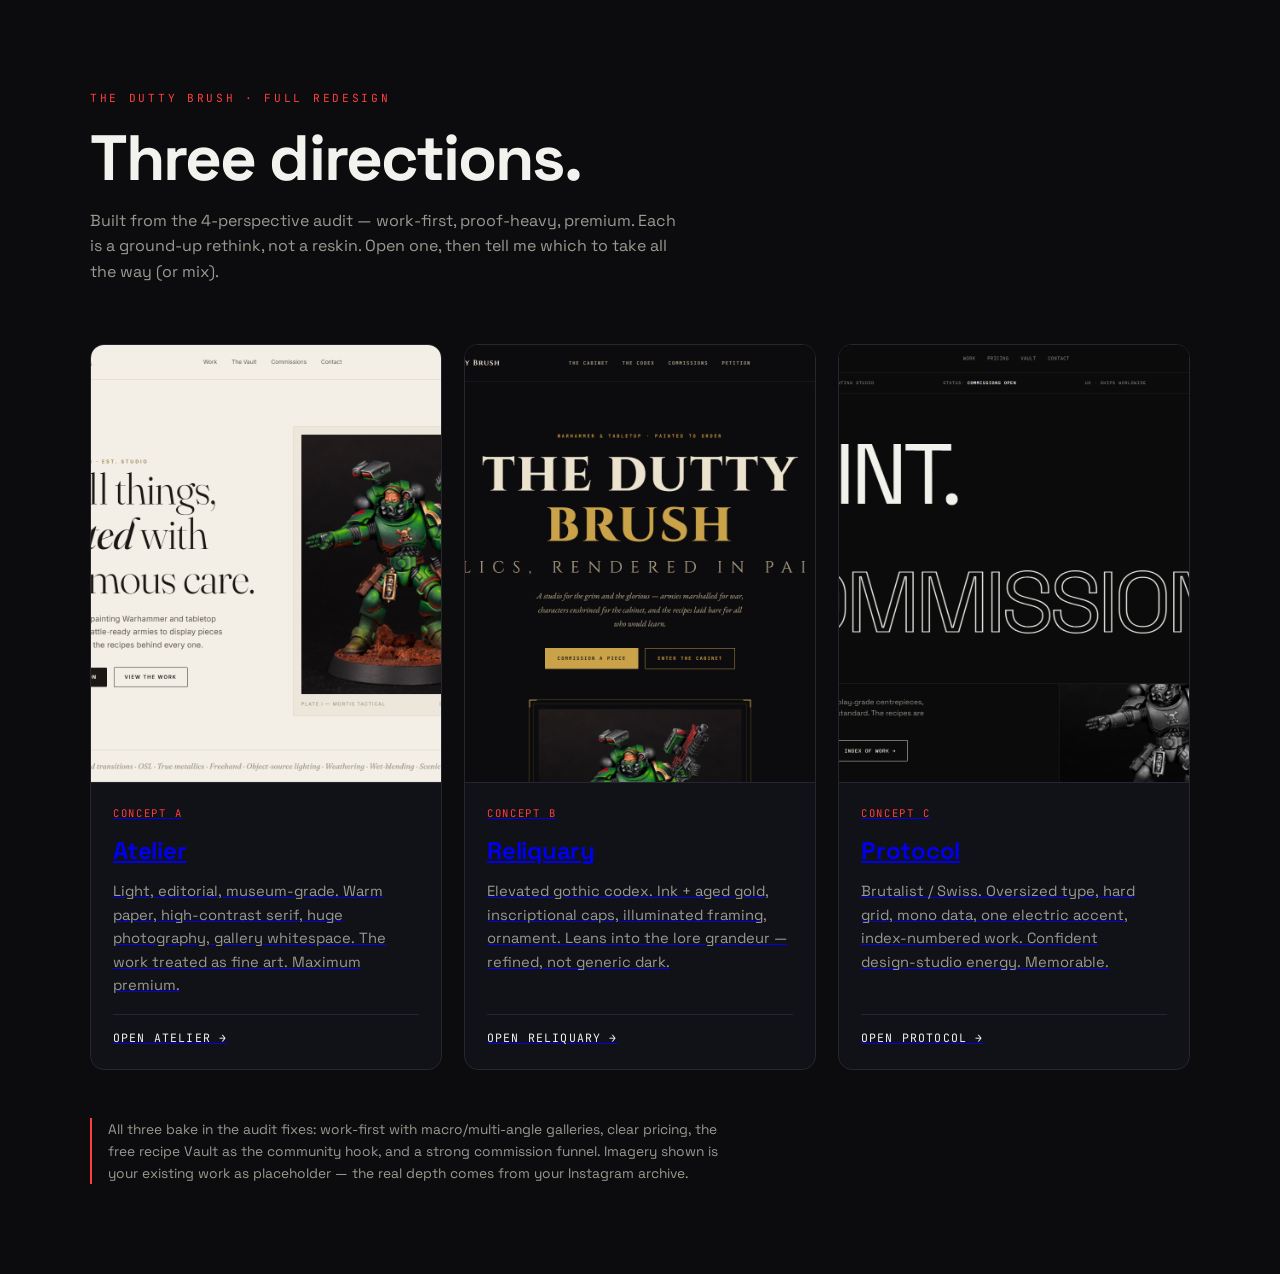
<file: mockups/index.html>
<!DOCTYPE html>
<html lang="en">
<head>
<meta charset="UTF-8">
<meta name="viewport" content="width=device-width, initial-scale=1.0">
<title>The Dutty Brush — Redesign Concepts</title>
<meta name="robots" content="noindex">
<link rel="preconnect" href="https://fonts.googleapis.com">
<link rel="preconnect" href="https://fonts.gstatic.com" crossorigin>
<link href="https://fonts.googleapis.com/css2?family=Space+Grotesk:wght@400;500;700&family=JetBrains+Mono:wght@400;500&display=swap" rel="stylesheet">
<style>
  :root{--bg:#0c0c0e;--ink:#f2f2ee;--soft:#9a9a92;--line:#262630;--acc:#ff3e3e}
  *{box-sizing:border-box;margin:0}
  body{background:var(--bg);color:var(--ink);font-family:"Space Grotesk",sans-serif;line-height:1.6;padding:clamp(40px,7vw,90px) 24px}
  .wrap{max-width:1100px;margin:0 auto}
  .mono{font-family:"JetBrains Mono",monospace}
  h1{font-size:clamp(2.2rem,6vw,4rem);font-weight:700;letter-spacing:-.03em;line-height:1}
  .sub{color:var(--soft);max-width:60ch;margin-top:18px}
  .eyebrow{font-family:"JetBrains Mono",monospace;font-size:.7rem;letter-spacing:.24em;text-transform:uppercase;color:var(--acc);margin-bottom:18px;display:block}
  .grid{display:grid;grid-template-columns:repeat(3,1fr);gap:22px;margin-top:clamp(36px,5vw,60px)}
  @media(max-width:860px){.grid{grid-template-columns:1fr}}
  .card{border:1px solid var(--line);border-radius:14px;overflow:hidden;background:#111118;transition:.3s;display:flex;flex-direction:column}
  .card:hover{border-color:var(--acc);transform:translateY(-4px)}
  .card .shot{aspect-ratio:4/5;overflow:hidden;background:#000;border-bottom:1px solid var(--line)}
  .card .shot img{width:100%;height:100%;object-fit:cover;object-position:top}
  .card .body{padding:22px;display:flex;flex-direction:column;gap:10px;flex:1}
  .card .k{font-family:"JetBrains Mono",monospace;font-size:.66rem;letter-spacing:.16em;text-transform:uppercase;color:var(--acc)}
  .card h2{font-size:1.5rem;font-weight:700;letter-spacing:-.01em}
  .card p{color:var(--soft);font-size:.92rem;flex:1}
  .card .go{font-family:"JetBrains Mono",monospace;font-size:.72rem;letter-spacing:.1em;text-transform:uppercase;color:var(--ink);border-top:1px solid var(--line);padding-top:14px;margin-top:6px}
  .note{margin-top:48px;color:var(--soft);font-size:.86rem;border-left:2px solid var(--acc);padding-left:16px;max-width:70ch}
</style>
</head>
<body><div class="wrap">
  <span class="eyebrow">The Dutty Brush · full redesign</span>
  <h1>Three directions.</h1>
  <p class="sub">Built from the 4‑perspective audit — work‑first, proof‑heavy, premium. Each is a ground‑up rethink, not a reskin. Open one, then tell me which to take all the way (or mix).</p>
  <div class="grid">
    <a class="card" href="atelier.html">
      <div class="shot"><img src="previews/atelier.png" alt="Atelier concept"></div>
      <div class="body"><span class="k">Concept A</span><h2>Atelier</h2><p>Light, editorial, museum‑grade. Warm paper, high‑contrast serif, huge photography, gallery whitespace. The work treated as fine art. Maximum premium.</p><span class="go">Open Atelier →</span></div>
    </a>
    <a class="card" href="reliquary.html">
      <div class="shot"><img src="previews/reliquary.png" alt="Reliquary concept"></div>
      <div class="body"><span class="k">Concept B</span><h2>Reliquary</h2><p>Elevated gothic codex. Ink + aged gold, inscriptional caps, illuminated framing, ornament. Leans into the lore grandeur — refined, not generic dark.</p><span class="go">Open Reliquary →</span></div>
    </a>
    <a class="card" href="protocol.html">
      <div class="shot"><img src="previews/protocol.png" alt="Protocol concept"></div>
      <div class="body"><span class="k">Concept C</span><h2>Protocol</h2><p>Brutalist / Swiss. Oversized type, hard grid, mono data, one electric accent, index‑numbered work. Confident design‑studio energy. Memorable.</p><span class="go">Open Protocol →</span></div>
    </a>
  </div>
  <p class="note">All three bake in the audit fixes: work‑first with macro/multi‑angle galleries, clear pricing, the free recipe Vault as the community hook, and a strong commission funnel. Imagery shown is your existing work as placeholder — the real depth comes from your Instagram archive.</p>
</div></body>
</html>
</file>
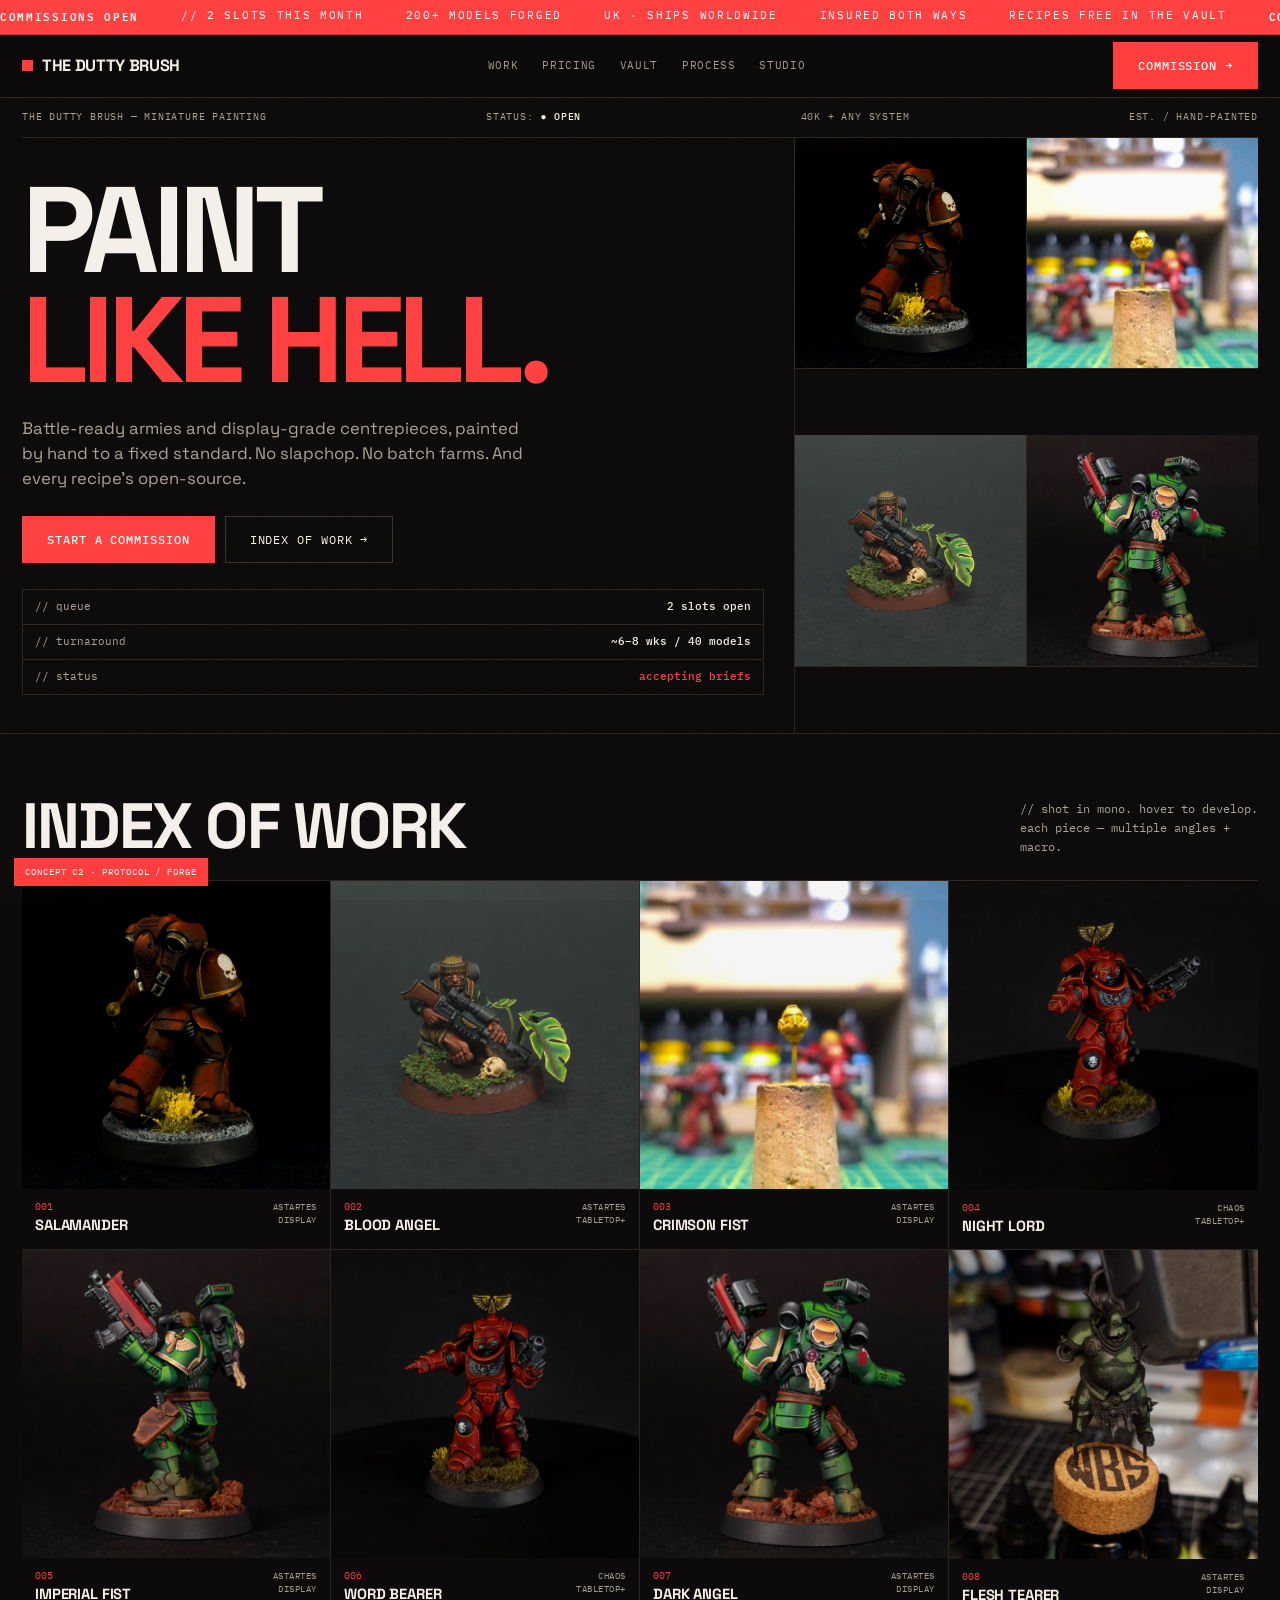
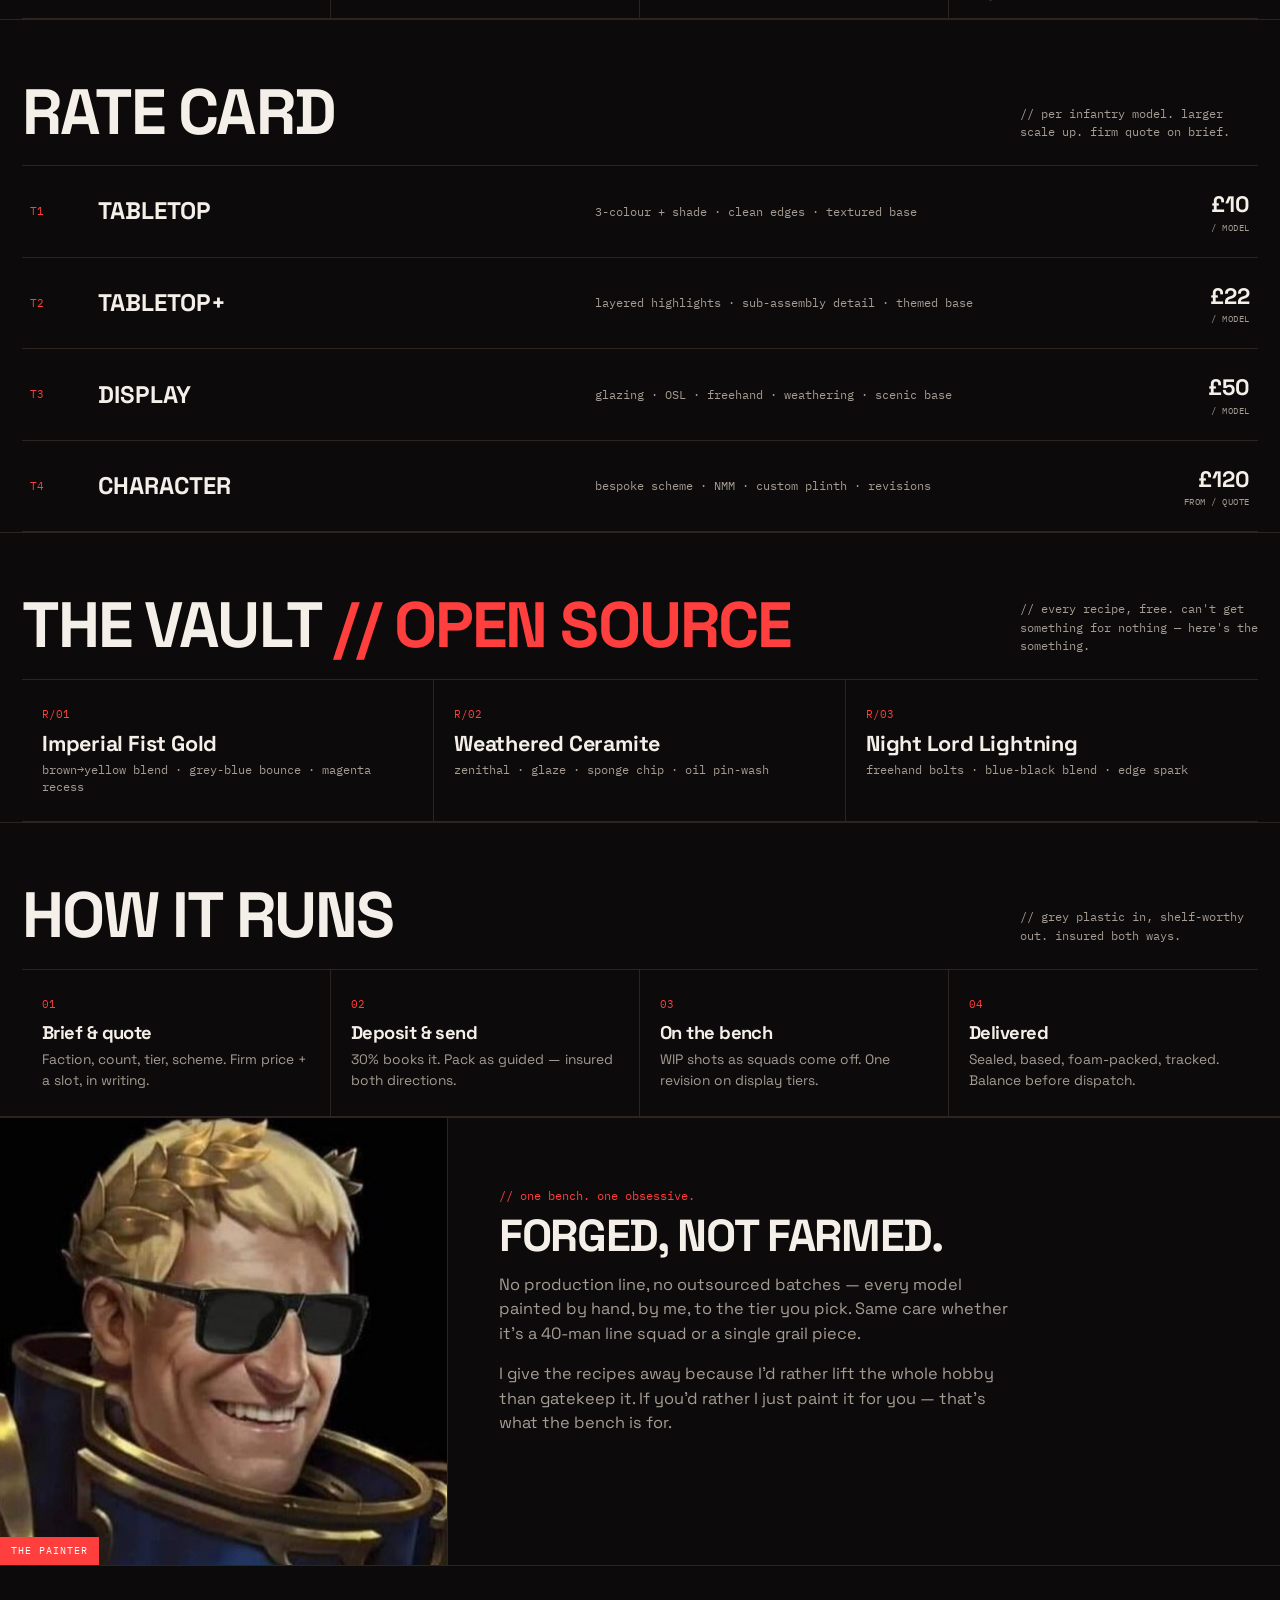
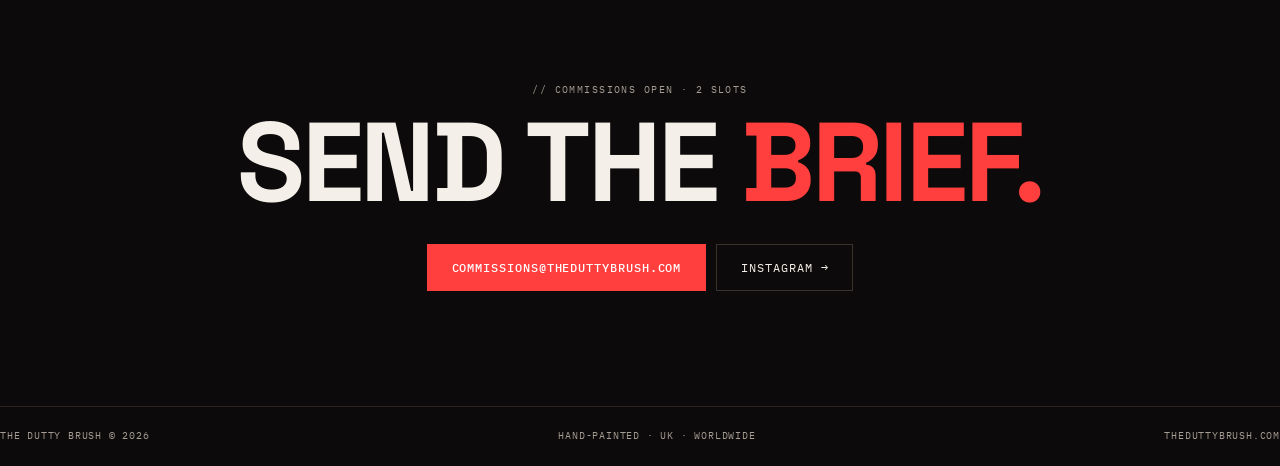
<file: mockups/protocol-v2.html>
<!DOCTYPE html>
<html lang="en">
<head>
<meta charset="UTF-8">
<meta name="viewport" content="width=device-width, initial-scale=1.0">
<title>The Dutty Brush — Concept C2 · PROTOCOL / FORGE</title>
<meta name="robots" content="noindex">
<link rel="preconnect" href="https://fonts.googleapis.com">
<link rel="preconnect" href="https://fonts.gstatic.com" crossorigin>
<link href="https://fonts.googleapis.com/css2?family=Space+Grotesk:wght@400;500;700&family=IBM+Plex+Mono:wght@400;500;600&display=swap" rel="stylesheet">
<style>
  :root{
    --bg:#0c0a0a; --bg-2:#15110f; --panel:#181311; --ink:#f4efe8; --soft:#938a82; --faint:#5c554f;
    --line:#2b2420; --line-2:#3a322c; --acc:#ff3e3e; --acc-d:#c62f2f; --acc-ink:#fff;
    --soft:#a59c93;
    --disp:"Space Grotesk",sans-serif; --mono:"IBM Plex Mono",monospace;
  }
  *{box-sizing:border-box;margin:0} html{scroll-behavior:smooth}
  body{background:var(--bg);color:var(--ink);font-family:var(--disp);line-height:1.5;-webkit-font-smoothing:antialiased;
    background-image:radial-gradient(900px 480px at 78% -8%,rgba(255,62,62,.10),transparent 60%)}
  body::before{content:"";position:fixed;inset:0;z-index:1;pointer-events:none;opacity:.45;mix-blend-mode:overlay;
    background-image:url("data:image/svg+xml,%3Csvg xmlns='http://www.w3.org/2000/svg' width='140' height='140'%3E%3Cfilter id='n'%3E%3CfeTurbulence type='fractalNoise' baseFrequency='0.85' numOctaves='2'/%3E%3C/filter%3E%3Crect width='100%25' height='100%25' filter='url(%23n)' opacity='0.5'/%3E%3C/svg%3E")}
  main,header,footer{position:relative;z-index:2}
  img{display:block;max-width:100%}
  a{color:inherit;text-decoration:none}
  .wrap{max-width:1340px;margin:0 auto;padding:0 22px}
  .mono{font-family:var(--mono)}
  .label{font-family:var(--mono);font-size:.64rem;letter-spacing:.14em;text-transform:uppercase;color:var(--soft)}
  .acc{color:var(--acc)}
  h1,h2,h3{font-weight:700;line-height:.9;letter-spacing:-.03em;text-transform:uppercase}

  .btn{display:inline-flex;align-items:center;gap:9px;padding:14px 24px;font-family:var(--mono);font-size:.72rem;letter-spacing:.08em;text-transform:uppercase;border:1px solid var(--line-2);transition:.16s;color:var(--ink)}
  .btn:hover{border-color:var(--acc);color:var(--acc)}
  .btn-acc{background:var(--acc);border-color:var(--acc);color:#fff;font-weight:500} .btn-acc:hover{background:var(--acc-d);border-color:var(--acc-d);color:#fff}

  /* ticker */
  .ticker{background:var(--acc);color:#fff;overflow:hidden;border-bottom:1px solid var(--acc-d)}
  .ticker .run{display:flex;gap:42px;white-space:nowrap;font-family:var(--mono);font-size:.66rem;letter-spacing:.16em;text-transform:uppercase;padding:8px 0;animation:run 34s linear infinite}
  .ticker .run b{font-weight:600}
  @keyframes run{to{transform:translateX(-50%)}}

  /* nav */
  .nav{position:sticky;top:0;z-index:20;background:color-mix(in srgb,var(--bg) 86%,transparent);backdrop-filter:blur(10px);border-bottom:1px solid var(--line)}
  .nav .wrap{display:flex;align-items:center;justify-content:space-between;height:62px}
  .logo{font-weight:700;letter-spacing:-.02em;text-transform:uppercase;font-size:1.02rem;display:flex;align-items:center;gap:9px}
  .logo .sq{width:11px;height:11px;background:var(--acc)}
  .nav-links{display:flex;gap:2px}
  .nav-links a{font-family:var(--mono);font-size:.66rem;letter-spacing:.06em;text-transform:uppercase;color:var(--soft);padding:8px 11px}
  .nav-links a:hover{color:var(--acc)}

  /* hero */
  .hero{border-bottom:1px solid var(--line)}
  .hero .meta{display:flex;justify-content:space-between;gap:16px;padding:12px 0;border-bottom:1px solid var(--line);flex-wrap:wrap;font-family:var(--mono);font-size:.62rem;letter-spacing:.08em;text-transform:uppercase;color:var(--soft)}
  .hero .meta b{color:var(--ink);font-weight:500}
  .hero-grid{display:grid;grid-template-columns:1.25fr .75fr;gap:0}
  .hero-grid .l{padding:clamp(22px,3vw,44px) 30px clamp(28px,3vw,44px) 0;border-right:1px solid var(--line)}
  .hl{font-size:clamp(3rem,9.5vw,8.4rem);letter-spacing:-.05em}
  .hl .red{color:var(--acc)}
  .hero-grid .l p{max-width:46ch;color:var(--soft);font-size:1.04rem;margin-top:22px}
  .hero-grid .actions{margin-top:24px;display:flex;gap:10px;flex-wrap:wrap}
  .flog{margin-top:26px;border:1px solid var(--line);font-family:var(--mono);font-size:.66rem;color:var(--soft)}
  .flog div{display:flex;justify-content:space-between;gap:12px;padding:9px 12px;border-bottom:1px solid var(--line)}
  .flog div:last-child{border-bottom:0}
  .flog b{color:var(--ink);font-weight:500}
  .flog .ok{color:var(--acc)}
  .hero-grid .r{display:grid;grid-template-columns:1fr 1fr;grid-auto-rows:1fr}
  .hero-grid .r a{position:relative;overflow:hidden;border-left:1px solid var(--line);border-bottom:1px solid var(--line);background:#000;aspect-ratio:1}
  .hero-grid .r a:nth-child(odd){border-left:0}
  .hero-grid .r img{width:100%;height:100%;object-fit:cover;filter:contrast(1.02) brightness(.98);transition:.4s}
  .hero-grid .r a:hover img{filter:none;transform:scale(1.04)}
  @media(max-width:880px){.hero-grid{grid-template-columns:1fr}.hero-grid .l{border-right:0;padding-right:0}.hero-grid .r{border-top:1px solid var(--line)}.nav-links{display:none}}

  /* work marquee */
  .strip{border-bottom:1px solid var(--line);overflow:hidden;background:var(--bg-2)}
  .strip .run{display:flex;gap:0;animation:run 40s linear infinite}
  .strip a{flex:0 0 auto;width:200px;height:150px;border-right:1px solid var(--line);overflow:hidden;background:#000}
  .strip img{width:100%;height:100%;object-fit:cover;filter:grayscale(1) brightness(.9);transition:.4s}
  .strip a:hover img{filter:none}

  /* section */
  .sec{border-bottom:1px solid var(--line)}
  .sec-head{display:flex;justify-content:space-between;align-items:flex-end;gap:18px;padding:clamp(36px,5vw,64px) 0 24px;flex-wrap:wrap}
  .sec-head h2{font-size:clamp(1.9rem,5.5vw,4rem)}
  .sec-head p{max-width:34ch;color:var(--soft);font-family:var(--mono);font-size:.78rem}

  /* work index 4col */
  .index{display:grid;grid-template-columns:repeat(4,1fr);border-top:1px solid var(--line)}
  .cell{border-right:1px solid var(--line);border-bottom:1px solid var(--line);position:relative}
  .cell:nth-child(4n){border-right:0}
  .cell .img{aspect-ratio:1;overflow:hidden;background:#000}
  .cell img{width:100%;height:100%;object-fit:cover;filter:contrast(1.02) brightness(.96);transition:.4s}
  .cell:hover img{filter:none;transform:scale(1.04)}
  .cell .meta{display:flex;justify-content:space-between;align-items:baseline;padding:11px 13px;gap:8px}
  .cell .no{font-family:var(--mono);font-size:.62rem;color:var(--acc)}
  .cell .nm{font-weight:700;font-size:.92rem;text-transform:uppercase;letter-spacing:-.01em}
  .cell .fc{font-family:var(--mono);font-size:.54rem;letter-spacing:.06em;text-transform:uppercase;color:var(--soft);text-align:right}
  @media(max-width:880px){.index{grid-template-columns:1fr 1fr}.cell:nth-child(4n){border-right:1px solid var(--line)}.cell:nth-child(2n){border-right:0}}

  /* rate table */
  .ptable{border-top:1px solid var(--line)}
  .prow{display:grid;grid-template-columns:54px 1.3fr 1.4fr 120px;gap:14px;align-items:center;padding:22px 8px;border-bottom:1px solid var(--line);transition:.18s}
  .prow:hover{background:var(--bg-2);padding-left:16px}
  .prow .no{font-family:var(--mono);font-size:.7rem;color:var(--acc)}
  .prow .tn{font-size:1.5rem;font-weight:700;text-transform:uppercase}
  .prow .ds{font-family:var(--mono);font-size:.72rem;color:var(--soft)}
  .prow .pr{text-align:right;font-size:1.4rem;font-weight:700}
  .prow .pr small{font-family:var(--mono);font-size:.54rem;color:var(--soft);display:block;font-weight:400;letter-spacing:.06em;text-transform:uppercase}
  @media(max-width:680px){.prow{grid-template-columns:38px 1fr auto}.prow .ds{display:none}}

  /* vault */
  .vault{display:grid;grid-template-columns:repeat(3,1fr);border-top:1px solid var(--line)}
  .vcell{border-right:1px solid var(--line);border-bottom:1px solid var(--line);padding:26px 20px;transition:.18s}
  .vcell:nth-child(3n){border-right:0}
  .vcell:hover{background:rgba(255,62,62,.06);box-shadow:inset 3px 0 0 var(--acc)}
  .vno{font-family:var(--mono);font-size:.68rem;color:var(--acc)}
  .vcell h3{font-size:1.35rem;margin:12px 0 7px;text-transform:none;letter-spacing:-.01em}
  .vmono{font-family:var(--mono);font-size:.72rem;color:var(--soft)}
  @media(max-width:680px){.vault{grid-template-columns:1fr}.vcell{border-right:0}}

  /* process */
  .steps{display:grid;grid-template-columns:repeat(4,1fr);border-top:1px solid var(--line)}
  .step{border-right:1px solid var(--line);padding:26px 20px}
  .step:last-child{border-right:0}
  .step .sn{font-family:var(--mono);font-size:.7rem;color:var(--acc)}
  .step h3{font-size:1.15rem;margin:12px 0 8px;text-transform:none}
  .step p{color:var(--soft);font-size:.86rem}
  @media(max-width:680px){.steps{grid-template-columns:1fr 1fr}.step:nth-child(2n){border-right:0}}

  /* painter */
  .painter{display:grid;grid-template-columns:.7fr 1.3fr;border-top:1px solid var(--line)}
  .painter .ph{border-right:1px solid var(--line);background:#000;position:relative;min-height:280px;overflow:hidden}
  .painter .ph img{width:100%;height:100%;object-fit:cover;object-position:center}
  .painter .ph .mk{position:absolute;bottom:0;left:0;background:var(--acc);color:#fff;font-family:var(--mono);font-size:.6rem;letter-spacing:.1em;text-transform:uppercase;padding:7px 11px}
  .painter .tx{padding:clamp(28px,4vw,52px)}
  .painter .tx h2{font-size:clamp(1.7rem,4vw,2.8rem)}
  .painter .tx p{color:var(--soft);margin-top:16px;font-size:1.02rem;max-width:52ch}
  .painter .tx p.mono{font-family:var(--mono);font-size:.78rem;color:var(--acc)}
  @media(max-width:680px){.painter{grid-template-columns:1fr}.painter .ph{border-right:0;min-height:340px}}

  .cta{padding:clamp(54px,9vw,120px) 0;text-align:center}
  .cta h2{font-size:clamp(2.6rem,10vw,7rem)}
  .foot{border-top:1px solid var(--line);padding:22px 0;display:flex;justify-content:space-between;gap:14px;flex-wrap:wrap;font-family:var(--mono);font-size:.62rem;letter-spacing:.08em;text-transform:uppercase;color:var(--soft)}
  .tag{font-family:var(--mono);font-size:.58rem;letter-spacing:.1em;text-transform:uppercase;color:#fff;background:var(--acc);padding:7px 11px;position:fixed;bottom:14px;left:14px;z-index:30}
</style>
</head>
<body>
<div class="tag">Concept C2 · Protocol / Forge</div>

<div class="ticker"><div class="run">
  <span><b>Commissions OPEN</b></span><span>// 2 slots this month</span><span>200+ models forged</span><span>UK · ships worldwide</span><span>insured both ways</span><span>recipes free in the Vault</span><span><b>Commissions OPEN</b></span><span>// 2 slots this month</span><span>200+ models forged</span><span>UK · ships worldwide</span><span>insured both ways</span><span>recipes free in the Vault</span>
</div></div>

<header class="nav"><div class="wrap">
  <div class="logo"><span class="sq"></span>THE DUTTY BRUSH</div>
  <nav class="nav-links"><a href="#work">Work</a><a href="#pricing">Pricing</a><a href="#vault">Vault</a><a href="#process">Process</a><a href="#studio">Studio</a></nav>
  <a class="btn btn-acc" href="#contact">Commission →</a>
</div></header>

<section class="hero"><div class="wrap">
  <div class="meta"><span>The Dutty Brush — Miniature Painting</span><span>Status: <b class="acc">● OPEN</b></span><span>40K + any system</span><span>EST. / hand-painted</span></div>
  <div class="hero-grid">
    <div class="l">
      <h1 class="hl">PAINT<br><span class="red">LIKE HELL.</span></h1>
      <p>Battle-ready armies and display-grade centrepieces, painted by hand to a fixed standard. No slapchop. No batch farms. And every recipe's open-source.</p>
      <div class="actions"><a class="btn btn-acc" href="#contact">Start a commission</a><a class="btn" href="#work">Index of work →</a></div>
      <div class="flog">
        <div><span>// queue</span><b>2 slots open</b></div>
        <div><span>// turnaround</span><b>~6–8 wks / 40 models</b></div>
        <div><span>// status</span><b class="ok">accepting briefs</b></div>
      </div>
    </div>
    <div class="r">
      <a href="#work"><img src="../assets/img/work/work-01.jpg" alt=""></a>
      <a href="#work"><img src="../assets/img/work/work-07.jpg" alt=""></a>
      <a href="#work"><img src="../assets/img/work/work-04.jpg" alt=""></a>
      <a href="#work"><img src="../assets/img/work/work-10.jpg" alt=""></a>
    </div>
  </div>
</div></section>

<section class="sec" id="work"><div class="wrap">
  <div class="sec-head"><h2>Index of work</h2><p>// shot in mono. hover to develop. each piece — multiple angles + macro.</p></div>
</div>
<div class="wrap"><div class="index">
  <div class="cell"><div class="img"><img src="../assets/img/work/work-01.jpg" alt=""></div><div class="meta"><div><div class="no">001</div><div class="nm">Salamander</div></div><div class="fc">Astartes<br>Display</div></div></div>
  <div class="cell"><div class="img"><img src="../assets/img/work/work-04.jpg" alt=""></div><div class="meta"><div><div class="no">002</div><div class="nm">Blood Angel</div></div><div class="fc">Astartes<br>Tabletop+</div></div></div>
  <div class="cell"><div class="img"><img src="../assets/img/work/work-07.jpg" alt=""></div><div class="meta"><div><div class="no">003</div><div class="nm">Crimson Fist</div></div><div class="fc">Astartes<br>Display</div></div></div>
  <div class="cell"><div class="img"><img src="../assets/img/work/work-12.jpg" alt=""></div><div class="meta"><div><div class="no">004</div><div class="nm">Night Lord</div></div><div class="fc">Chaos<br>Tabletop+</div></div></div>
  <div class="cell"><div class="img"><img src="../assets/img/work/work-02.jpg" alt=""></div><div class="meta"><div><div class="no">005</div><div class="nm">Imperial Fist</div></div><div class="fc">Astartes<br>Display</div></div></div>
  <div class="cell"><div class="img"><img src="../assets/img/work/work-09.jpg" alt=""></div><div class="meta"><div><div class="no">006</div><div class="nm">Word Bearer</div></div><div class="fc">Chaos<br>Tabletop+</div></div></div>
  <div class="cell"><div class="img"><img src="../assets/img/work/work-10.jpg" alt=""></div><div class="meta"><div><div class="no">007</div><div class="nm">Dark Angel</div></div><div class="fc">Astartes<br>Display</div></div></div>
  <div class="cell"><div class="img"><img src="../assets/img/work/work-11.jpg" alt=""></div><div class="meta"><div><div class="no">008</div><div class="nm">Flesh Tearer</div></div><div class="fc">Astartes<br>Display</div></div></div>
</div></div></section>

<section class="sec" id="pricing"><div class="wrap">
  <div class="sec-head"><h2>Rate card</h2><p>// per infantry model. larger scale up. firm quote on brief.</p></div>
  <div class="ptable">
    <div class="prow"><div class="no">T1</div><div class="tn">Tabletop</div><div class="ds">3-colour + shade · clean edges · textured base</div><div class="pr">£10<small>/ model</small></div></div>
    <div class="prow"><div class="no">T2</div><div class="tn">Tabletop+</div><div class="ds">layered highlights · sub-assembly detail · themed base</div><div class="pr">£22<small>/ model</small></div></div>
    <div class="prow"><div class="no">T3</div><div class="tn">Display</div><div class="ds">glazing · OSL · freehand · weathering · scenic base</div><div class="pr">£50<small>/ model</small></div></div>
    <div class="prow"><div class="no">T4</div><div class="tn">Character</div><div class="ds">bespoke scheme · NMM · custom plinth · revisions</div><div class="pr">£120<small>from / quote</small></div></div>
  </div>
</div></section>

<section class="sec" id="vault"><div class="wrap">
  <div class="sec-head"><h2>The Vault <span class="acc">// open source</span></h2><p>// every recipe, free. can't get something for nothing — here's the something.</p></div>
</div>
<div class="wrap"><div class="vault">
  <div class="vcell"><div class="vno">R/01</div><h3>Imperial Fist Gold</h3><div class="vmono">brown→yellow blend · grey-blue bounce · magenta recess</div></div>
  <div class="vcell"><div class="vno">R/02</div><h3>Weathered Ceramite</h3><div class="vmono">zenithal · glaze · sponge chip · oil pin-wash</div></div>
  <div class="vcell"><div class="vno">R/03</div><h3>Night Lord Lightning</h3><div class="vmono">freehand bolts · blue-black blend · edge spark</div></div>
</div></div></section>

<section class="sec" id="process"><div class="wrap">
  <div class="sec-head"><h2>How it runs</h2><p>// grey plastic in, shelf-worthy out. insured both ways.</p></div>
</div>
<div class="wrap"><div class="steps">
  <div class="step"><div class="sn">01</div><h3>Brief &amp; quote</h3><p>Faction, count, tier, scheme. Firm price + a slot, in writing.</p></div>
  <div class="step"><div class="sn">02</div><h3>Deposit &amp; send</h3><p>30% books it. Pack as guided — insured both directions.</p></div>
  <div class="step"><div class="sn">03</div><h3>On the bench</h3><p>WIP shots as squads come off. One revision on display tiers.</p></div>
  <div class="step"><div class="sn">04</div><h3>Delivered</h3><p>Sealed, based, foam-packed, tracked. Balance before dispatch.</p></div>
</div></div></section>

<section class="sec" id="studio"><div class="painter">
  <div class="ph"><img src="../assets/img/avatar.jpg" alt="The Dutty Brush"><span class="mk">The painter</span></div>
  <div class="tx">
    <p class="mono">// one bench. one obsessive.</p>
    <h2 style="margin-top:12px">Forged, not farmed.</h2>
    <p>No production line, no outsourced batches — every model painted by hand, by me, to the tier you pick. Same care whether it's a 40-man line squad or a single grail piece.</p>
    <p>I give the recipes away because I'd rather lift the whole hobby than gatekeep it. If you'd rather I just paint it for you — that's what the bench is for.</p>
  </div>
</div></section>

<section class="cta" id="contact"><div class="wrap">
  <div class="label" style="margin-bottom:16px">// commissions open · 2 slots</div>
  <h2>Send the <span class="acc">brief.</span></h2>
  <div style="display:flex;gap:10px;justify-content:center;margin-top:30px;flex-wrap:wrap"><a class="btn btn-acc" href="mailto:commissions@theduttybrush.com">commissions@theduttybrush.com</a><a class="btn" href="#">Instagram →</a></div>
</div></section>

<footer class="foot wrap"><span>THE DUTTY BRUSH © 2026</span><span>HAND-PAINTED · UK · WORLDWIDE</span><span>THEDUTTYBRUSH.COM</span></footer>
</body>
</html>
</file>
